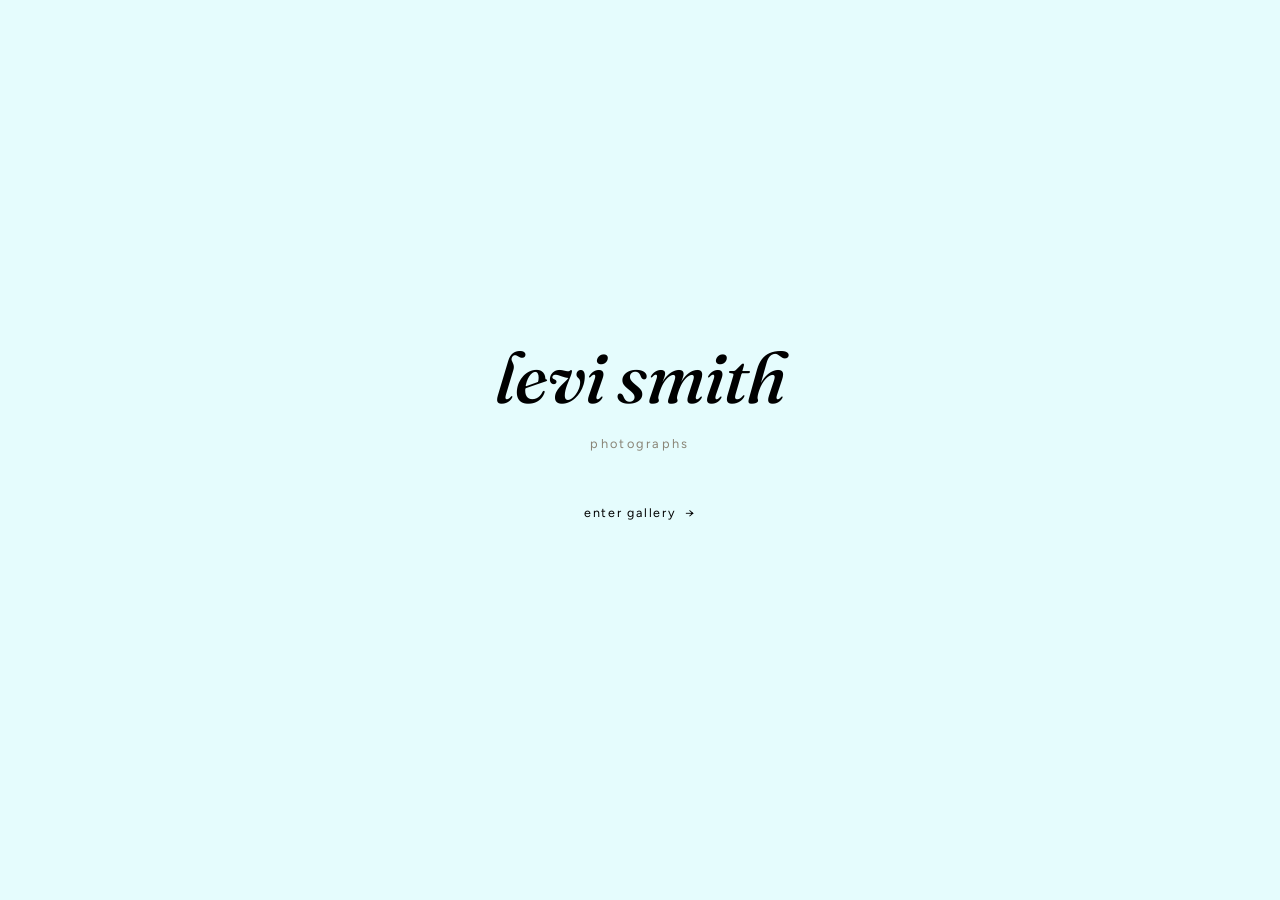
<file: index.html>
<!DOCTYPE html>
<html lang="en">
<head>
  <meta charset="utf-8">
  <meta name="viewport" content="width=device-width, initial-scale=1">
  <title data-suffix="">levi smith</title>
  <link rel="stylesheet" href="assets/css/site.css">
</head>
<body data-depth="0" data-page="home">
  <span class="corner corner--tl"></span>
  <span class="corner corner--tr"></span>
  <span class="corner corner--bl"></span>
  <span class="corner corner--br"></span>

  <main class="home">
    <h1 class="name" data-field="name">levi smith</h1>
    <p class="tagline" data-field="tagline">photographs</p>
    <a class="enter" href="photos/">
      <span data-field="enterLabel">enter gallery</span>
      <span class="enter-arrow" aria-hidden="true">&#8594;</span>
    </a>
    <nav class="site-nav" id="site-nav" hidden></nav>
  </main>

  <script src="assets/js/fonts.js"></script>
  <script src="assets/js/site.js"></script>
</body>
</html>
</file>
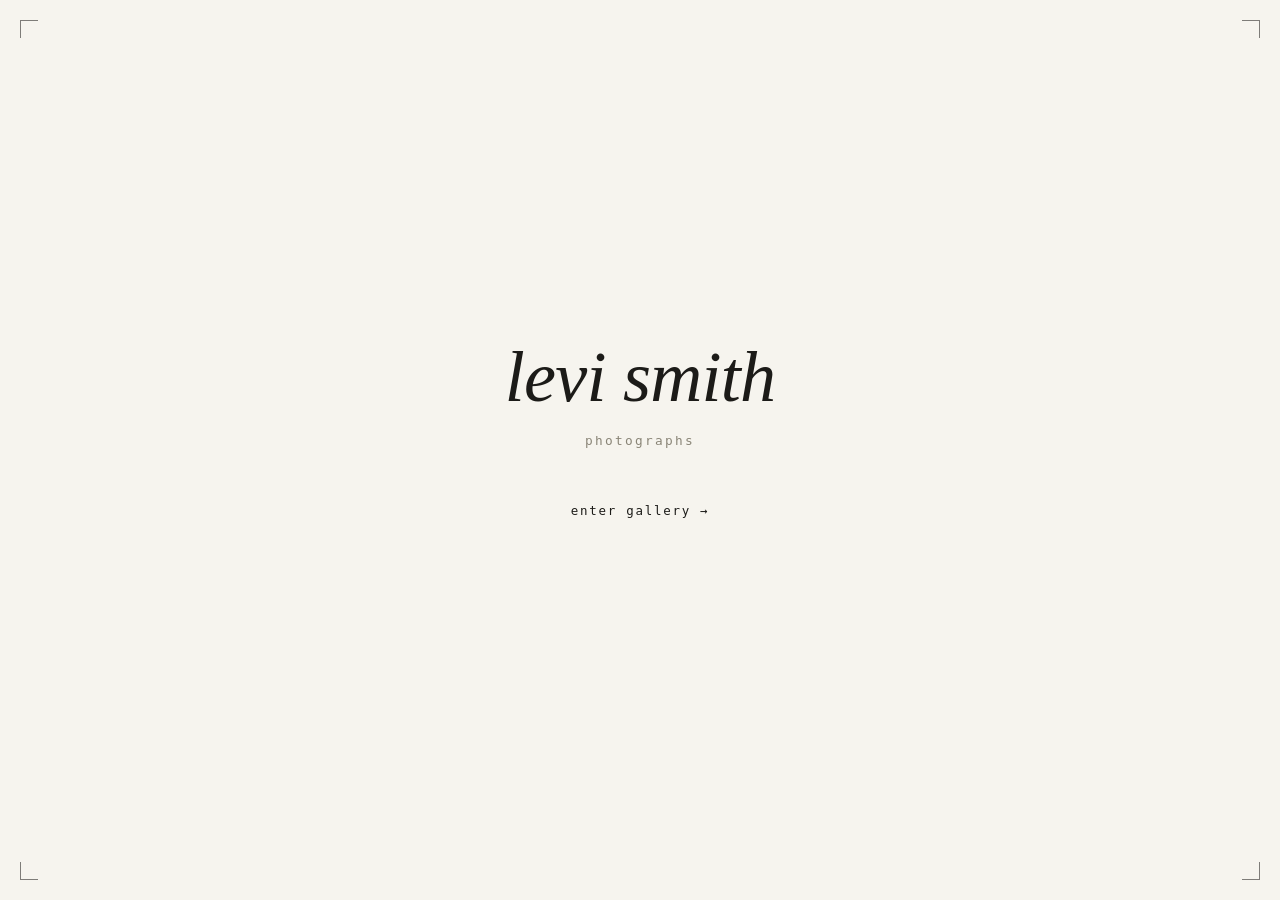
<file: about/index.html>
<!DOCTYPE html>
<html lang="en">
<head>
  <meta charset="utf-8">
  <meta name="viewport" content="width=device-width, initial-scale=1">
  <title data-suffix="about">about</title>
  <link rel="stylesheet" href="../assets/css/site.css">
</head>
<!-- hidden until site.js confirms this page is enabled in config.json,
     so a disabled page never flashes before redirecting home -->
<body data-depth="1" data-page="about" hidden>
  <span class="corner corner--tl"></span>
  <span class="corner corner--tr"></span>
  <span class="corner corner--bl"></span>
  <span class="corner corner--br"></span>

  <main class="text-page">
    <a href="../" class="home-link"><span aria-hidden="true">&#8592;</span> <span data-field="homeLabel">home</span></a>

    <h1 class="p-title" id="page-title">about</h1>
    <div class="p-body" id="page-body"></div>

    <nav class="site-nav" id="site-nav" hidden></nav>
  </main>

  <script src="../assets/js/fonts.js"></script>
  <script src="../assets/js/site.js"></script>
</body>
</html>
</file>
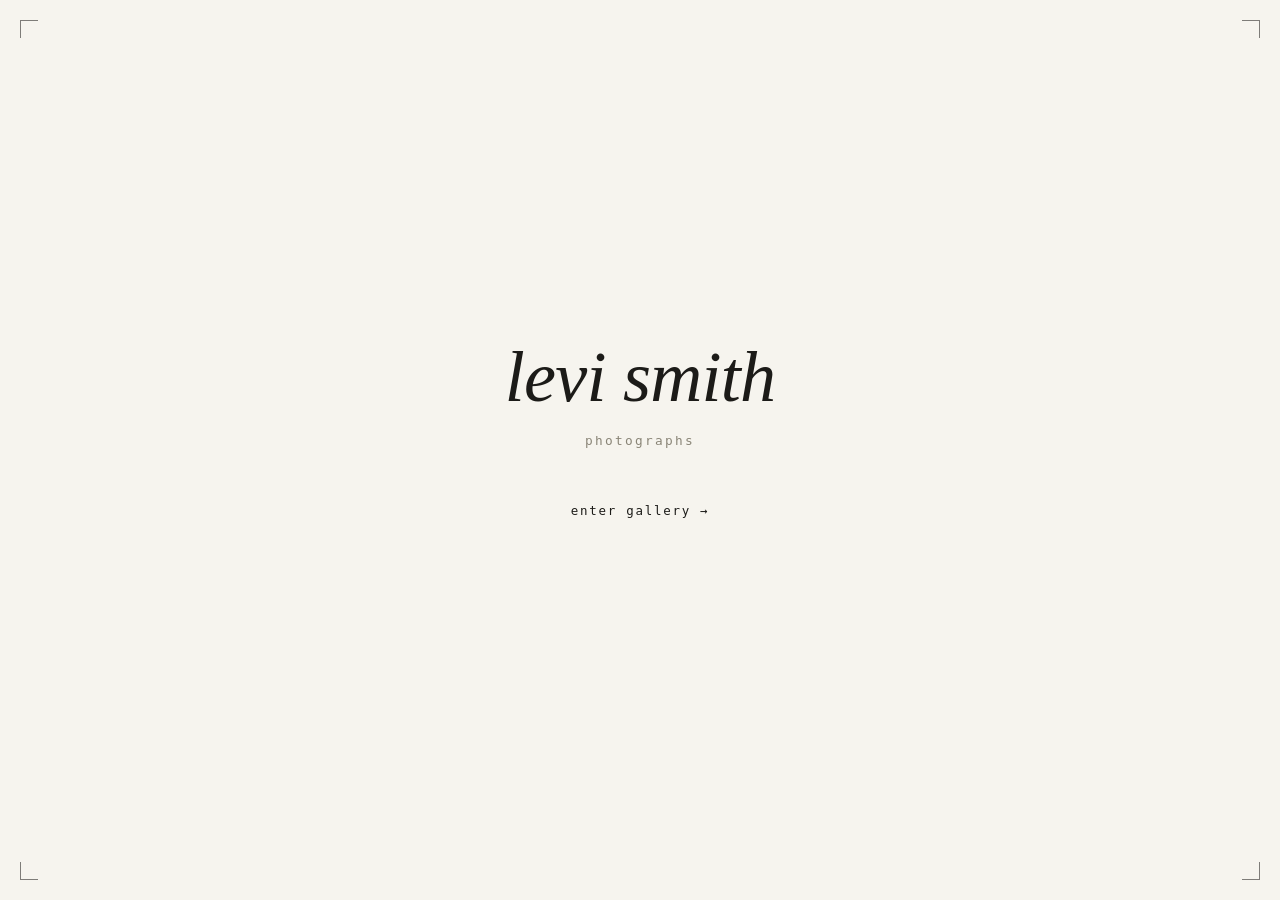
<file: contact/index.html>
<!DOCTYPE html>
<html lang="en">
<head>
  <meta charset="utf-8">
  <meta name="viewport" content="width=device-width, initial-scale=1">
  <title data-suffix="contact">contact</title>
  <link rel="stylesheet" href="../assets/css/site.css">
</head>
<!-- hidden until site.js confirms this page is enabled in config.json,
     so a disabled page never flashes before redirecting home -->
<body data-depth="1" data-page="contact" hidden>
  <span class="corner corner--tl"></span>
  <span class="corner corner--tr"></span>
  <span class="corner corner--bl"></span>
  <span class="corner corner--br"></span>

  <main class="text-page">
    <a href="../" class="home-link"><span aria-hidden="true">&#8592;</span> <span data-field="homeLabel">home</span></a>

    <h1 class="p-title" id="page-title">contact</h1>
    <div class="p-body" id="page-body"></div>

    <nav class="site-nav" id="site-nav" hidden></nav>
  </main>

  <script src="../assets/js/fonts.js"></script>
  <script src="../assets/js/site.js"></script>
</body>
</html>
</file>
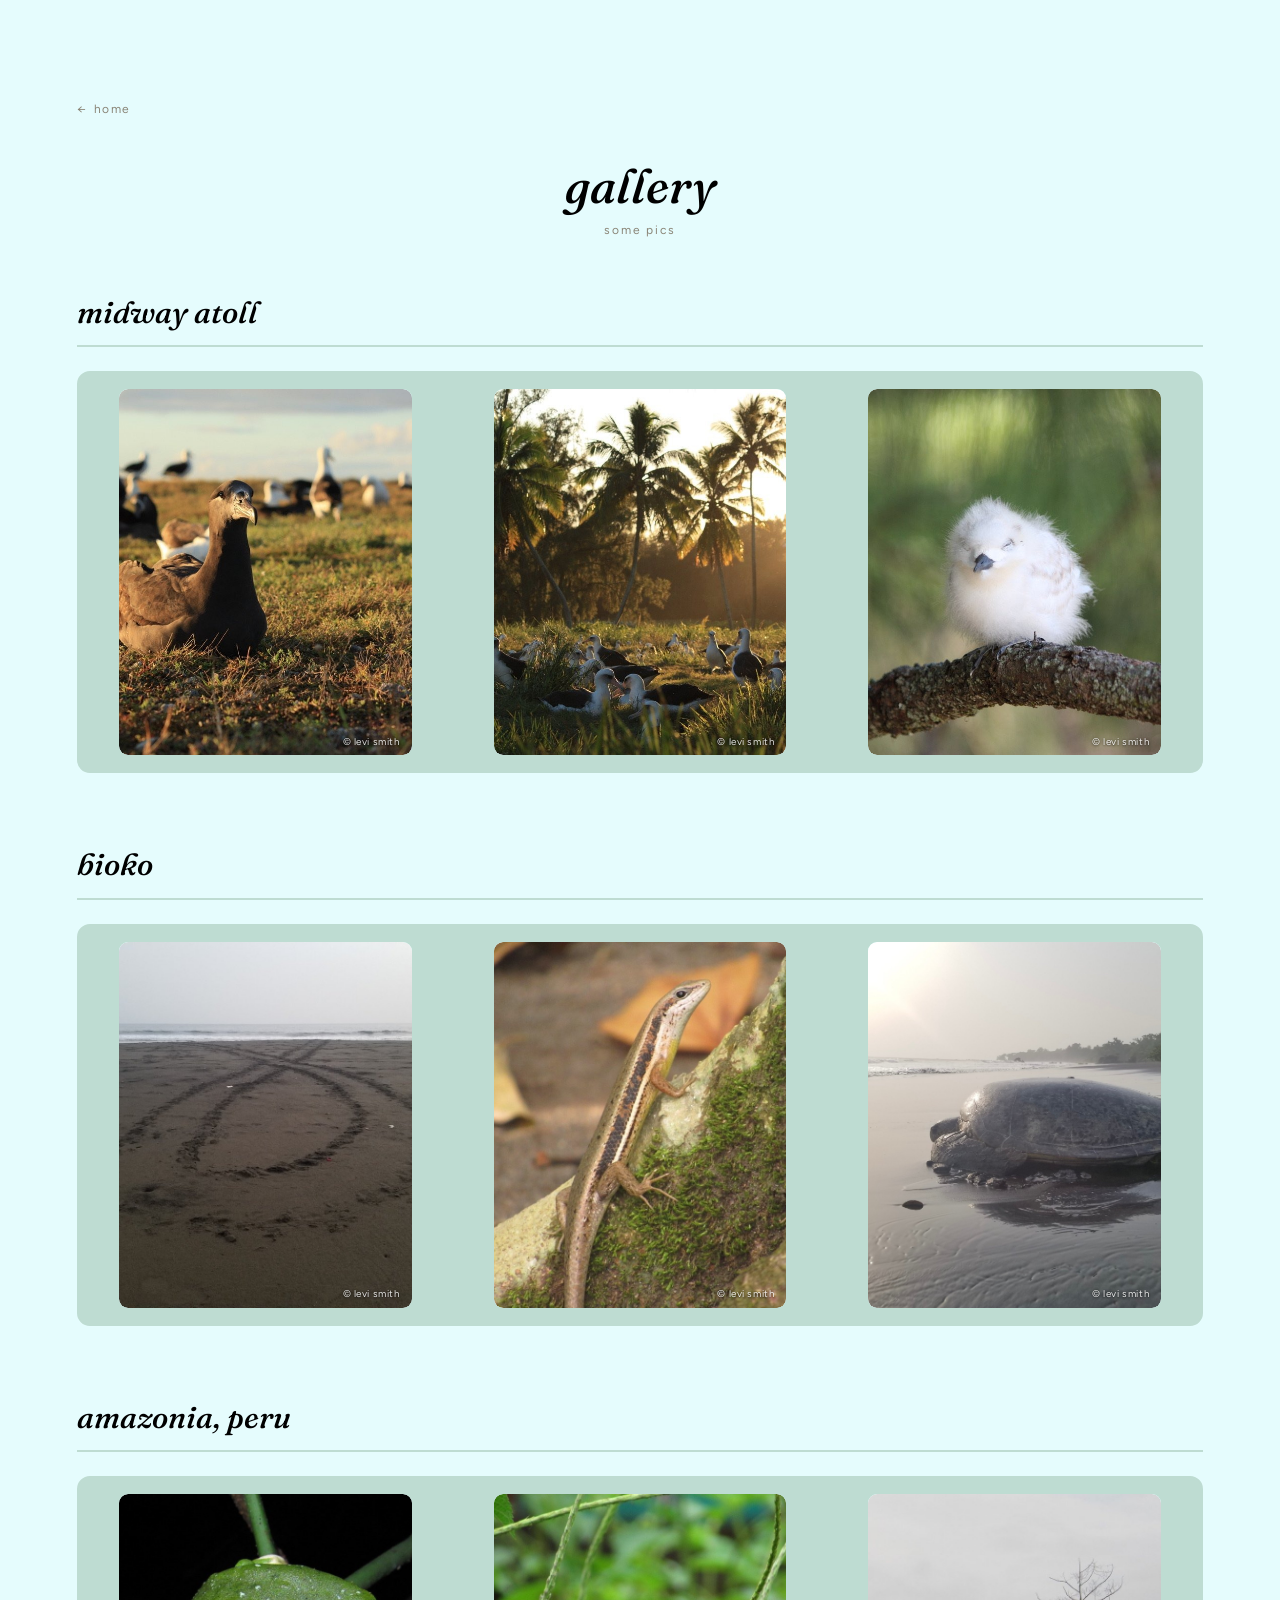
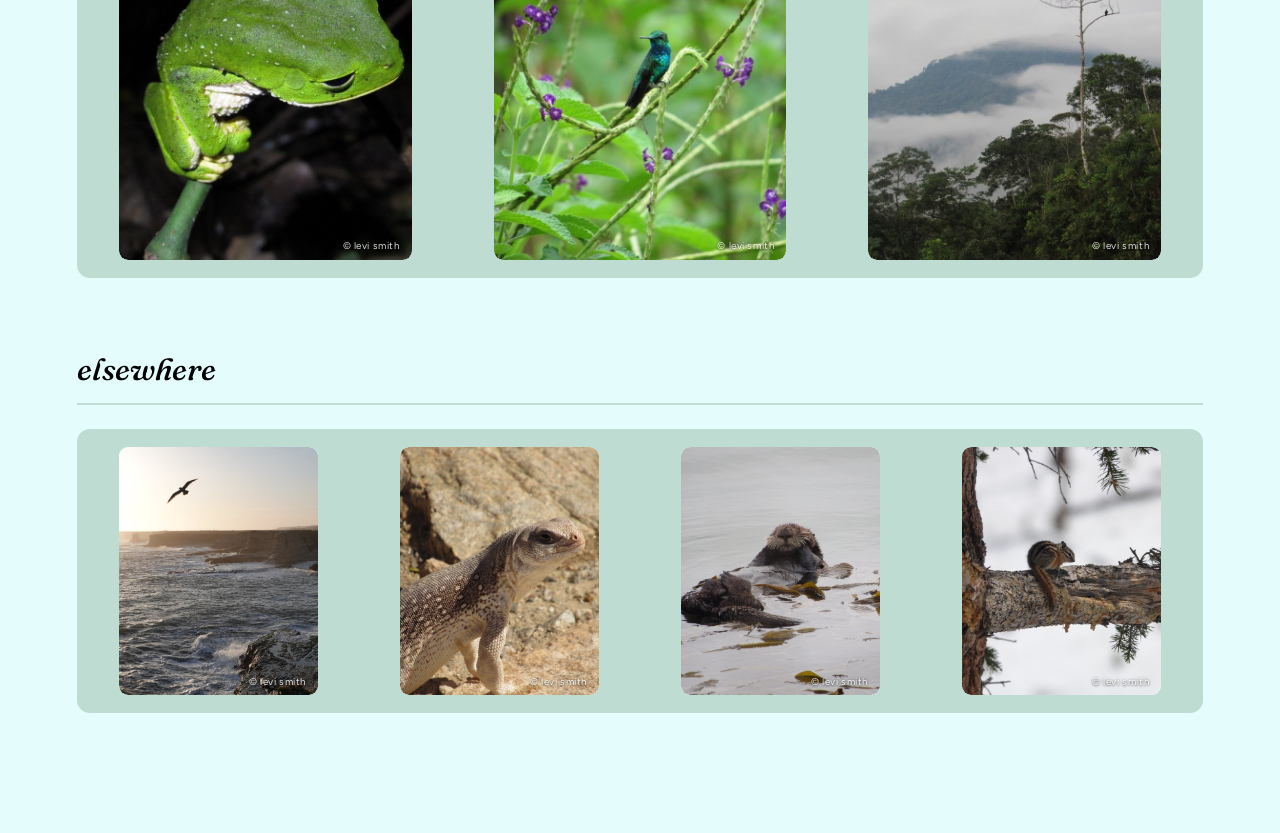
<file: photos/index.html>
<!DOCTYPE html>
<html lang="en">
<head>
  <meta charset="utf-8">
  <meta name="viewport" content="width=device-width, initial-scale=1">
  <title data-suffix="gallery">gallery</title>
  <link rel="stylesheet" href="../assets/css/site.css">
</head>
<body data-depth="1" data-page="gallery">
  <span class="corner corner--tl"></span>
  <span class="corner corner--tr"></span>
  <span class="corner corner--bl"></span>
  <span class="corner corner--br"></span>

  <main class="gallery-page">
    <a href="../" class="home-link"><span aria-hidden="true">&#8592;</span> <span data-field="homeLabel">home</span></a>

    <header class="gallery-header">
      <h1 class="g-title" data-field="galleryTitle">gallery</h1>
      <p class="g-note" data-field="galleryNote">a collection of frames</p>
    </header>

    <div id="gallery"></div>

    <nav class="site-nav" id="site-nav" hidden></nav>
  </main>

  <div class="lightbox" id="lightbox" role="dialog" aria-modal="true" aria-label="photo viewer">
    <p class="lightbox-counter" id="lightbox-counter" aria-live="polite"></p>
    <button class="lightbox-close" id="lightbox-close">close</button>
    <button class="lightbox-nav lightbox-prev" id="lightbox-prev" aria-label="previous photo">&#8592;</button>
    <figure class="lightbox-stage">
      <img id="lightbox-img" alt="">
      <span class="copyright" id="lightbox-copyright" aria-hidden="true"></span>
    </figure>
    <button class="lightbox-nav lightbox-next" id="lightbox-next" aria-label="next photo">&#8594;</button>
    <p class="lightbox-caption" id="lightbox-caption"></p>
  </div>

  <script src="../assets/js/fonts.js"></script>
  <script src="../assets/js/site.js"></script>
</body>
</html>
</file>
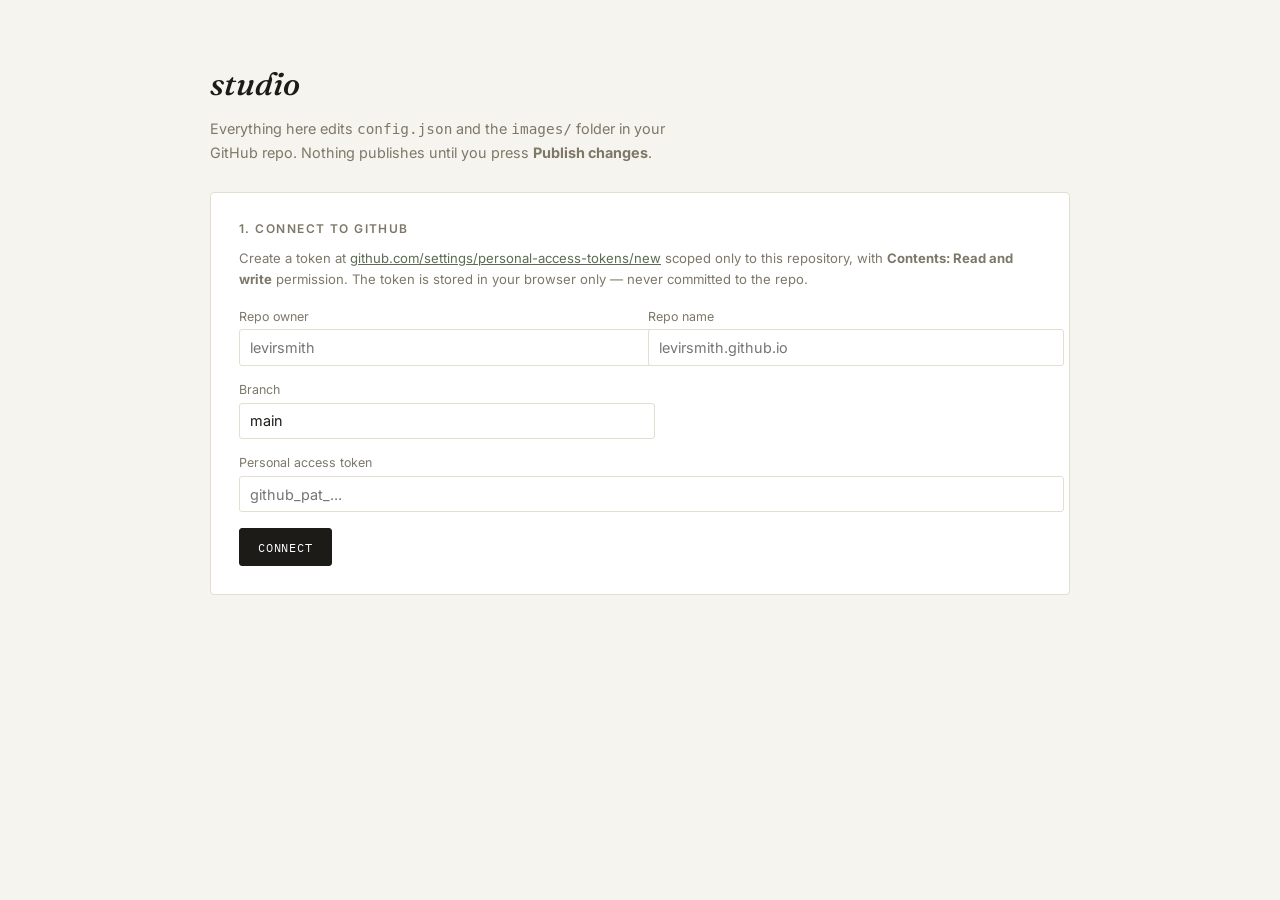
<file: studio/index.html>
<!DOCTYPE html>
<html lang="en">
<head>
<meta charset="utf-8">
<meta name="viewport" content="width=device-width, initial-scale=1">
<meta name="robots" content="noindex, nofollow">
<title>studio</title>
<link href="https://fonts.googleapis.com/css2?family=Fraunces:ital,wght@0,400;0,500;1,500&family=Inter:wght@400;500;600&family=IBM+Plex+Mono:wght@400;500&display=swap" rel="stylesheet">
<link rel="stylesheet" href="studio.css">
</head>
<body>

<div class="admin">
  <header class="admin-head">
    <h1>studio</h1>
    <p>Everything here edits <code>config.json</code> and the <code>images/</code> folder in your GitHub repo. Nothing publishes until you press <strong>Publish changes</strong>.</p>
  </header>

  <!-- CONNECTION -->
  <section class="panel" id="panel-connect">
    <h2>1. Connect to GitHub</h2>
    <p class="hint">
      Create a token at
      <a href="https://github.com/settings/personal-access-tokens/new" target="_blank" rel="noopener">github.com/settings/personal-access-tokens/new</a>
      scoped only to this repository, with <strong>Contents: Read and write</strong> permission. The token is stored in your browser only — never committed to the repo.
    </p>
    <div class="row">
      <label>Repo owner
        <input id="f-owner" type="text" placeholder="levirsmith">
      </label>
      <label>Repo name
        <input id="f-repo" type="text" placeholder="levirsmith.github.io">
      </label>
      <label>Branch
        <input id="f-branch" type="text" placeholder="main" value="main">
      </label>
    </div>
    <label class="full">Personal access token
      <input id="f-token" type="password" placeholder="github_pat_...">
    </label>
    <div class="actions">
      <button id="btn-connect" class="btn btn-primary">Connect</button>
      <button id="btn-disconnect" class="btn btn-ghost" hidden>Forget token</button>
      <span id="connect-status" class="status"></span>
    </div>
  </section>

  <div id="editor" hidden>

    <!-- LIVE PREVIEW -->
    <section class="panel">
      <h2>Preview</h2>
      <p class="hint">Updates as you change colors, fonts and shape below. A quick read on how the combination feels — not a pixel-perfect copy of the site.</p>
      <div class="preview" id="preview">
        <div class="preview-name" id="pv-name">levi smith</div>
        <div class="preview-tagline" id="pv-tagline">photographs</div>
        <div class="preview-grid">
          <div class="preview-frame"><span class="preview-cap">caption</span></div>
          <div class="preview-frame"></div>
          <div class="preview-frame"></div>
        </div>
      </div>
    </section>

    <!-- TEXT -->
    <section class="panel">
      <h2>2. Site text</h2>
      <div class="row">
        <label>Name
          <input id="f-name" type="text">
        </label>
        <label>Tagline (under name)
          <input id="f-tagline" type="text">
        </label>
      </div>
      <div class="row">
        <label>Gallery title
          <input id="f-galleryTitle" type="text">
        </label>
        <label>Gallery note
          <input id="f-galleryNote" type="text">
        </label>
      </div>
      <div class="row">
        <label>"Enter gallery" link text
          <input id="f-enterLabel" type="text">
        </label>
        <label>"Home" link text
          <input id="f-homeLabel" type="text">
        </label>
      </div>
      <div class="row">
        <label>Copyright notice <span class="unit">bottom-right of each photo; blank uses your name</span>
          <input id="f-copyright" type="text" placeholder="© levi smith">
        </label>
        <label class="check"><input id="f-show-copyright" type="checkbox"> Show the notice on the site</label>
      </div>
      <div class="row">
        <label class="check"><input id="f-stamp-copyright" type="checkbox"> Stamp the notice into new uploads</label>
        <p class="hint hint-inline">Stamped photos keep the notice when saved or copied. The stamp is part of the image, so changing the text later won't update photos already uploaded.</p>
      </div>
    </section>

    <!-- COLORS -->
    <section class="panel">
      <h2>3. Colors</h2>
      <div class="row row-colors">
        <label>Background <input id="c-background" type="color"></label>
        <label>Text <input id="c-text" type="color"></label>
        <label>Muted <input id="c-muted" type="color"></label>
        <label>Accent <input id="c-accent" type="color"></label>
        <label>Border <input id="c-border" type="color"></label>
      </div>
    </section>

    <!-- FONTS -->
    <section class="panel">
      <h2>4. Fonts</h2>
      <p class="hint">Any of the 60+ most popular Google Fonts, for each group of text. Weight options change to match what each family actually ships; italic is disabled for families with no true italic.</p>

      <h3 class="sub">Display — your name and page headings</h3>
      <div class="row row-font">
        <label>Family <select id="f-font-display"></select></label>
        <label>Weight <select id="f-weight-display"></select></label>
        <label class="check"><input id="f-italic-display" type="checkbox"> Italic</label>
      </div>

      <h3 class="sub">Body — paragraphs on About and Contact</h3>
      <div class="row row-font">
        <label>Family <select id="f-font-body"></select></label>
        <label>Weight <select id="f-weight-body"></select></label>
        <label class="check"><input id="f-italic-body" type="checkbox"> Italic</label>
      </div>

      <h3 class="sub">Caption — labels, captions, small links</h3>
      <div class="row row-font">
        <label>Family <select id="f-font-mono"></select></label>
        <label>Weight <select id="f-weight-mono"></select></label>
        <label class="check"><input id="f-italic-mono" type="checkbox"> Italic</label>
      </div>
    </section>

    <!-- TYPOGRAPHY -->
    <section class="panel">
      <h2>5. Typography</h2>
      <div class="row">
        <label>Label &amp; caption case
          <select id="f-label-case">
            <option value="none">as typed (e.g. lowercase)</option>
            <option value="uppercase">UPPERCASE</option>
            <option value="capitalize">Capitalize Each Word</option>
            <option value="lowercase">all lowercase</option>
          </select>
        </label>
        <label>Photo date format
          <select id="f-date-format">
            <option value="monthYear">march 2024</option>
            <option value="year">2024</option>
            <option value="full">march 15, 2024</option>
            <option value="numeric">2024-03-15</option>
          </select>
        </label>
      </div>
      <div class="row row-3">
        <label>Name size <span class="unit">rem</span>
          <input id="f-size-name" type="number" step="0.1" min="1" max="12">
        </label>
        <label>Tagline size <span class="unit">rem</span>
          <input id="f-size-tagline" type="number" step="0.05" min="0.4" max="3">
        </label>
        <label>Gallery title size <span class="unit">rem</span>
          <input id="f-size-gtitle" type="number" step="0.1" min="1" max="8">
        </label>
      </div>
      <div class="row row-3">
        <label>Label size <span class="unit">rem</span>
          <input id="f-size-label" type="number" step="0.05" min="0.4" max="2">
        </label>
        <label>Caption size <span class="unit">rem</span>
          <input id="f-size-caption" type="number" step="0.02" min="0.4" max="2">
        </label>
        <label>Body text size <span class="unit">rem</span>
          <input id="f-size-body" type="number" step="0.05" min="0.7" max="2">
        </label>
      </div>
      <div class="row">
        <label>Label letter spacing <span class="unit">em</span>
          <input id="f-ls-label" type="number" step="0.01" min="-0.1" max="0.6">
        </label>
        <label>Heading letter spacing <span class="unit">em</span>
          <input id="f-ls-heading" type="number" step="0.005" min="-0.1" max="0.3">
        </label>
      </div>
    </section>

    <!-- LAYOUT -->
    <section class="panel">
      <h2>6. Layout</h2>
      <div class="row row-3">
        <label>Min column width <span class="unit">px</span>
          <input id="f-grid-min" type="number" step="10" min="120" max="800">
        </label>
        <label>Gap between photos <span class="unit">px</span>
          <input id="f-grid-gap" type="number" step="1" min="0" max="60">
        </label>
        <label>Photo shape
          <select id="f-aspect">
            <option value="4 / 5">portrait (4:5)</option>
            <option value="1 / 1">square (1:1)</option>
            <option value="3 / 2">landscape (3:2)</option>
            <option value="16 / 9">wide (16:9)</option>
            <option value="2 / 3">tall (2:3)</option>
            <option value="auto">original proportions</option>
          </select>
        </label>
      </div>
      <div class="row row-3">
        <label>Max page width <span class="unit">px, 0 = full</span>
          <input id="f-max-width" type="number" step="20" min="0" max="2400">
        </label>
        <label>Top padding <span class="unit">rem</span>
          <input id="f-pad-top" type="number" step="0.5" min="0" max="20">
        </label>
        <label>Side padding <span class="unit">vw</span>
          <input id="f-pad-side" type="number" step="0.5" min="0" max="30">
        </label>
      </div>
    </section>

    <!-- STYLE -->
    <section class="panel">
      <h2>7. Shape &amp; motion</h2>
      <div class="row row-3">
        <label>Grid corner radius <span class="unit">px</span>
          <input id="f-radius-grid" type="number" step="1" min="0" max="60">
        </label>
        <label>Frame corner radius <span class="unit">px</span>
          <input id="f-radius-frame" type="number" step="1" min="0" max="60">
        </label>
        <label>Image corner radius <span class="unit">px</span>
          <input id="f-radius-image" type="number" step="1" min="0" max="60">
        </label>
      </div>
      <div class="row row-3">
        <label>Border width <span class="unit">px</span>
          <input id="f-border-width" type="number" step="1" min="0" max="10">
        </label>
        <label>Hover zoom <span class="unit">1 = none</span>
          <input id="f-hover-zoom" type="number" step="0.01" min="1" max="1.5">
        </label>
        <label>Transition speed <span class="unit">seconds</span>
          <input id="f-transition" type="number" step="0.05" min="0" max="3">
        </label>
      </div>
      <div class="row row-3">
        <label>Caption display
          <select id="f-caption-mode">
            <option value="hover">on hover, over photo</option>
            <option value="always">always, over photo</option>
            <option value="below">always, below photo</option>
          </select>
        </label>
        <label>Corner tick size <span class="unit">px</span>
          <input id="f-corner-size" type="number" step="1" min="4" max="60">
        </label>
        <label class="check"><input id="f-show-corners" type="checkbox"> Show corner ticks</label>
      </div>
      <div class="row">
        <label class="check"><input id="f-show-numbers" type="checkbox"> Show photo numbers</label>
        <label class="check"><input id="f-lightbox" type="checkbox"> Click photo to enlarge</label>
      </div>
    </section>

    <!-- PAGES -->
    <section class="panel">
      <h2>8. About &amp; Contact pages</h2>
      <p class="hint">These pages stay hidden until you switch them on. When enabled, a link appears on every page.</p>

      <h3 class="sub">About</h3>
      <div class="row">
        <label class="check"><input id="f-about-enabled" type="checkbox"> Enable the About page</label>
        <label>Nav link text
          <input id="f-about-navLabel" type="text" placeholder="about">
        </label>
      </div>
      <div class="row">
        <label>Page heading
          <input id="f-about-title" type="text" placeholder="about">
        </label>
        <label>Portrait image <span class="unit">optional, a filename from images/</span>
          <input id="f-about-portrait" type="text" placeholder="dsc00088.jpg">
        </label>
      </div>
      <label class="full">Text <span class="unit">leave a blank line between paragraphs</span>
        <textarea id="f-about-body" rows="7"></textarea>
      </label>

      <h3 class="sub">Contact</h3>
      <div class="row">
        <label class="check"><input id="f-contact-enabled" type="checkbox"> Enable the Contact page</label>
        <label>Nav link text
          <input id="f-contact-navLabel" type="text" placeholder="contact">
        </label>
      </div>
      <div class="row">
        <label>Page heading
          <input id="f-contact-title" type="text" placeholder="contact">
        </label>
        <label>Email address
          <input id="f-contact-email" type="text" placeholder="you@example.com">
        </label>
      </div>
      <label class="full">Intro text
        <textarea id="f-contact-intro" rows="4"></textarea>
      </label>
      <h3 class="sub">Links</h3>
      <ul id="link-list" class="mini-list"></ul>
      <button id="btn-add-link" class="btn btn-ghost btn-small" type="button">+ Add link</button>
    </section>

    <!-- COLLECTIONS -->
    <section class="panel">
      <h2>9. Collections</h2>
      <p class="hint">Group photos by place or project. Each collection becomes a titled section on the gallery page, in the order listed here. Photos you don't assign appear in an untitled section at the end. With no collections at all, the gallery stays one plain grid.</p>
      <ul id="collection-list" class="mini-list"></ul>
      <button id="btn-add-collection" class="btn btn-ghost btn-small" type="button">+ Add collection</button>
    </section>

    <!-- PHOTOS -->
    <section class="panel">
      <h2>10. Photos</h2>
      <p class="hint">Drag to reorder. New uploads are compressed automatically before publishing. Date and location are optional and appear under the caption.</p>

      <div id="dropzone" class="dropzone">
        <span>Drop photos here, or click to choose files</span>
        <input id="f-upload" type="file" accept="image/*" multiple hidden>
      </div>

      <ul id="photo-list" class="photo-list"></ul>
    </section>

    <!-- PRIVACY -->
    <section class="panel">
      <h2>11. Privacy</h2>
      <p class="hint">When on, every page, photo and file asks for the password before anything is sent. The password itself is never stored here or in the repo. It's the <code>SITE_PASSWORD</code> secret in your Cloudflare Pages settings, so change it there. This only works once the site is hosted on Cloudflare Pages; on GitHub Pages this switch does nothing.</p>
      <label class="check"><input id="f-password-lock" type="checkbox"> Require a password to view the site</label>
    </section>

    <!-- PUBLISH -->
    <section class="panel panel-publish">
      <h2>12. Publish</h2>
      <button id="btn-publish" class="btn btn-primary btn-large">Publish changes</button>
      <div id="publish-log" class="log"></div>
    </section>

  </div>
</div>

<script src="../assets/js/fonts.js"></script>
<script src="studio.js"></script>
</body>
</html>
</file>
<file: assets/css/site.css>
/* Every value the studio panel can change is a custom property here. The
   defaults below deliberately match the site as it already looks, so a config
   that omits a setting renders exactly as it did before that setting existed. */
:root {
  /* colors */
  --color-bg: #f6f4ee;
  --color-text: #1c1b18;
  --color-muted: #8a8577;
  --color-accent: #5c6b52;
  --color-border: #dcd8cb;

  /* families */
  --font-display: "Fraunces", serif;
  --font-body: "Inter", sans-serif;
  --font-mono: "IBM Plex Mono", monospace;

  /* weights + italics, per role */
  --weight-display: 500;
  --style-display: italic;
  --weight-body: 400;
  --style-body: normal;
  --weight-mono: 400;
  --style-mono: normal;

  /* type scale */
  --size-name: 4.5rem;
  --size-tagline: 0.8rem;
  --size-gtitle: 3rem;
  --size-label: 0.75rem;
  --size-caption: 0.68rem;
  --size-body: 1rem;

  /* letter spacing */
  --ls-label: 0.18em;
  --ls-heading: -0.01em;

  /* text transform for labels */
  --label-case: none;

  /* layout */
  --grid-min: 260px;
  --grid-gap: 2px;
  --frame-aspect: 4 / 5;
  --page-max: none;
  --gallery-pad-y: 6rem;
  --gallery-pad-x: 6vw;
  --home-align: center;

  /* shape + motion */
  --radius-grid: 12px;
  --radius-frame: 8px;
  --radius-image: 8px;
  --border-width: 1px;
  --hover-zoom: 1.04;
  --transition: 0.6s;
  --corner-size: 18px;
  --corner-display: block;
}

* { box-sizing: border-box; }

html, body {
  margin: 0;
  padding: 0;
  background: var(--color-bg);
  color: var(--color-text);
  font-family: var(--font-body);
  font-weight: var(--weight-body);
  font-style: var(--style-body);
  font-size: var(--size-body);
  -webkit-font-smoothing: antialiased;
}

body {
  min-height: 100vh;
  position: relative;
}

a { color: inherit; }

/* corner ticks — the recurring mark that frames every page, like a slide mount */
.corner {
  position: fixed;
  display: var(--corner-display);
  width: var(--corner-size);
  height: var(--corner-size);
  border-color: var(--color-muted);
  opacity: 0.55;
  z-index: 5;
  pointer-events: none;
}
.corner--tl { top: 20px; left: 20px; border-top: 1px solid; border-left: 1px solid; }
.corner--tr { top: 20px; right: 20px; border-top: 1px solid; border-right: 1px solid; }
.corner--bl { bottom: 20px; left: 20px; border-bottom: 1px solid; border-left: 1px solid; }
.corner--br { bottom: 20px; right: 20px; border-bottom: 1px solid; border-right: 1px solid; }

@media (max-width: 640px) {
  .corner { width: calc(var(--corner-size) * 0.66); height: calc(var(--corner-size) * 0.66); }
  .corner--tl, .corner--tr { top: 12px; }
  .corner--bl, .corner--br { bottom: 12px; }
  .corner--tl, .corner--bl { left: 12px; }
  .corner--tr, .corner--br { right: 12px; }
}

/* ---------- shared nav (about / contact, when enabled) ---------- */
.site-nav {
  display: flex;
  justify-content: center;
  gap: 1.5rem;
  margin-top: 2.5rem;
}

.site-nav a {
  font-family: var(--font-mono);
  font-weight: var(--weight-mono);
  font-style: var(--style-mono);
  font-size: var(--size-caption);
  letter-spacing: 0.12em;
  text-transform: var(--label-case);
  text-decoration: none;
  color: var(--color-muted);
  transition: color 0.25s ease;
}

.site-nav a:hover { color: var(--color-accent); }

/* ---------- home ---------- */
.home {
  min-height: 100vh;
  display: flex;
  flex-direction: column;
  align-items: var(--home-align);
  justify-content: center;
  text-align: center;
  padding: 2rem;
}

.home .name {
  font-family: var(--font-display);
  font-weight: var(--weight-display);
  font-style: var(--style-display);
  font-size: clamp(2.5rem, 7vw, var(--size-name));
  letter-spacing: var(--ls-heading);
  margin: 0;
}

.home .tagline {
  font-family: var(--font-mono);
  font-weight: var(--weight-mono);
  font-style: var(--style-mono);
  font-size: var(--size-tagline);
  letter-spacing: var(--ls-label);
  text-transform: var(--label-case);
  color: var(--color-muted);
  margin: 0.9rem 0 3rem;
}

.enter {
  position: relative;
  display: inline-flex;
  flex-direction: row;
  align-items: center;
  gap: 0.55rem;
  text-decoration: none;
  font-family: var(--font-mono);
  font-weight: var(--weight-mono);
  font-style: var(--style-mono);
  font-size: 0.78rem;
  letter-spacing: 0.14em;
  text-transform: var(--label-case);
  color: var(--color-text);
  padding: 0.4rem 0.2rem;
}

.enter .enter-arrow {
  display: inline-block;
  transition: transform 0.3s ease, color 0.3s ease;
}

.enter:hover .enter-arrow {
  transform: translateX(7px);
  color: var(--color-accent);
}

.enter:hover {
  color: var(--color-accent);
}

/* ---------- gallery ---------- */
.gallery-page {
  padding: var(--gallery-pad-y) var(--gallery-pad-x) 5rem;
  max-width: var(--page-max);
  margin: 0 auto;
}

@media (max-width: 640px) {
  .gallery-page { padding: 5rem 1.25rem 4rem; }
}

.home-link {
  display: inline-flex;
  align-items: center;
  gap: 0.4rem;
  margin-bottom: 2.5rem;
  font-family: var(--font-mono);
  font-weight: var(--weight-mono);
  font-style: var(--style-mono);
  font-size: var(--size-label);
  letter-spacing: 0.12em;
  text-transform: var(--label-case);
  text-decoration: none;
  color: var(--color-muted);
  transition: color 0.25s ease;
}

.home-link:hover { color: var(--color-accent); }

.gallery-header {
  text-align: center;
  margin-bottom: 3.5rem;
}

.gallery-header .g-title {
  font-family: var(--font-display);
  font-style: var(--style-display);
  font-weight: var(--weight-display);
  font-size: clamp(2rem, 5vw, var(--size-gtitle));
  margin: 0 0 0.5rem;
}

.gallery-header .g-note {
  font-family: var(--font-mono);
  font-weight: var(--weight-mono);
  font-style: var(--style-mono);
  font-size: var(--size-label);
  letter-spacing: 0.16em;
  text-transform: var(--label-case);
  color: var(--color-muted);
  margin: 0;
}

/* ---------- collections ---------- */
.collection {
  margin-bottom: 4.5rem;
}

.collection:last-child { margin-bottom: 0; }

.collection-head {
  margin-bottom: 1.5rem;
  padding-bottom: 0.9rem;
  border-bottom: var(--border-width) solid var(--color-border);
}

.collection-head .c-title {
  font-family: var(--font-display);
  font-style: var(--style-display);
  font-weight: var(--weight-display);
  font-size: clamp(1.3rem, 3vw, 1.9rem);
  margin: 0;
}

.collection-head .c-desc {
  font-family: var(--font-mono);
  font-weight: var(--weight-mono);
  font-size: var(--size-caption);
  letter-spacing: 0.08em;
  text-transform: var(--label-case);
  color: var(--color-muted);
  margin: 0.45rem 0 0;
  line-height: 1.6;
}

.grid {
  display: grid;
  grid-template-columns: repeat(auto-fit, minmax(var(--grid-min), 1fr));
  gap: var(--grid-gap);
  background: var(--color-border);
  border: var(--border-width) solid var(--color-border);
  border-radius: var(--radius-grid);
  overflow: hidden;
}

.frame {
  position: relative;
  background: var(--color-bg);
  overflow: hidden;
  cursor: zoom-in;
  border-radius: var(--radius-frame);
}

.frame .frame-img-wrap {
  aspect-ratio: var(--frame-aspect);
  overflow: hidden;
  border-radius: var(--radius-image);
}

.frame img {
  width: 100%;
  height: 100%;
  object-fit: cover;
  display: block;
  transition: transform var(--transition) ease;
}

.frame:hover img {
  transform: scale(var(--hover-zoom));
}

.frame .label {
  position: absolute;
  left: 0;
  right: 0;
  bottom: 0;
  display: flex;
  justify-content: space-between;
  align-items: baseline;
  gap: 0.5rem;
  padding: 0.6rem 0.75rem;
  background: linear-gradient(to top, rgba(0,0,0,0.55), rgba(0,0,0,0));
  color: #f6f4ee;
  font-family: var(--font-mono);
  font-weight: var(--weight-mono);
  font-style: var(--style-mono);
  font-size: var(--size-caption);
  letter-spacing: 0.06em;
  transform: translateY(100%);
  transition: transform 0.3s ease;
}

.frame:hover .label { transform: translateY(0); }

.frame .label .n { opacity: 0.65; flex-shrink: 0; }

.frame .label .cap { display: block; }

.frame .label .meta {
  display: block;
  margin-top: 0.2rem;
  opacity: 0.7;
  font-size: 0.92em;
  letter-spacing: 0.04em;
}

/* copyright notice — white with a soft shadow so it reads on light and dark photos */
.copyright {
  font-family: var(--font-mono);
  font-weight: var(--weight-mono);
  font-size: calc(var(--size-caption) * 0.9);
  letter-spacing: 0.06em;
  line-height: 1;
  color: #fff;
  opacity: 0.85;
  text-shadow: 0 0 3px rgba(0, 0, 0, 0.55), 0 1px 2px rgba(0, 0, 0, 0.45);
  white-space: nowrap;
  pointer-events: none;
  user-select: none;
}

/* Anchored to the caption bar's top edge: at the photo's bottom-right while the
   bar is hidden, lifted above it while it shows. */
.frame .label .copyright {
  position: absolute;
  right: 0.75rem;
  bottom: 100%;
  margin-bottom: 0.55rem;
}

/* the photo's own stamped notice is visible in this tile, so don't add a second */
.frame.stamp-visible .label .copyright { display: none; }

/* no drag-to-desktop, no text-selection highlight, no iOS long-press save sheet */
.frame img,
.lightbox-stage img {
  -webkit-user-drag: none;
  user-select: none;
  -webkit-user-select: none;
  -webkit-touch-callout: none;
}

/* caption always visible */
[data-caption-mode="always"] .frame .label { transform: translateY(0); }

/* caption below the image, in the page's own colors rather than overlaid */
[data-caption-mode="below"] .frame .label {
  /* relative, not static, so the copyright still anchors to this bar — which
     here sits directly under the photo's bottom edge */
  position: relative;
  transform: none;
  background: none;
  color: var(--color-text);
  padding: 0.6rem 0.2rem 0.7rem;
}
[data-caption-mode="below"] .frame .label .meta { color: var(--color-muted); opacity: 1; }
[data-caption-mode="below"] .frame { background: var(--color-bg); }

/* photo numbers off */
[data-show-numbers="false"] .frame .label .n { display: none; }

/* ---------- about / contact ---------- */
.text-page {
  padding: var(--gallery-pad-y) var(--gallery-pad-x) 5rem;
  max-width: 68ch;
  margin: 0 auto;
}

@media (max-width: 640px) {
  .text-page { padding: 5rem 1.25rem 4rem; }
}

.text-page .p-title {
  font-family: var(--font-display);
  font-style: var(--style-display);
  font-weight: var(--weight-display);
  font-size: clamp(2rem, 5vw, var(--size-gtitle));
  margin: 0 0 2rem;
}

.text-page .p-body p {
  line-height: 1.8;
  margin: 0 0 1.3rem;
}

.text-page .portrait {
  width: 100%;
  max-width: 320px;
  border-radius: var(--radius-image);
  margin: 0 0 2rem;
  display: block;
}

.contact-email {
  display: inline-block;
  font-family: var(--font-mono);
  font-weight: var(--weight-mono);
  font-size: 0.95rem;
  letter-spacing: 0.04em;
  color: var(--color-accent);
  margin-bottom: 2rem;
}

.contact-links {
  list-style: none;
  padding: 0;
  margin: 0;
  display: flex;
  flex-direction: column;
  gap: 0.75rem;
}

.contact-links a {
  font-family: var(--font-mono);
  font-weight: var(--weight-mono);
  font-size: var(--size-label);
  letter-spacing: 0.1em;
  text-transform: var(--label-case);
  text-decoration: none;
  color: var(--color-muted);
  transition: color 0.25s ease;
}

.contact-links a:hover { color: var(--color-accent); }

/* ---------- lightbox ---------- */
.lightbox {
  position: fixed;
  inset: 0;
  background: rgba(15, 14, 12, 0.94);
  display: none;
  align-items: center;
  justify-content: center;
  z-index: 50;
  /* side padding leaves room for the arrows so they never sit on the photo */
  padding: 4vh max(4vw, 80px);
}

.lightbox.open { display: flex; }

html.lightbox-open { overflow: hidden; }

.lightbox-stage {
  position: relative;
  margin: 0;
  max-width: 100%;
  line-height: 0;
}

.lightbox-stage img {
  display: block;
  max-width: 100%;
  max-height: 84vh;
  object-fit: contain;
}

.lightbox-stage .copyright {
  position: absolute;
  right: 0.8rem;
  bottom: 0.75rem;
  font-size: var(--size-caption);
}

.lightbox-nav {
  position: fixed;
  top: 50%;
  transform: translateY(-50%);
  width: 46px;
  height: 46px;
  display: flex;
  align-items: center;
  justify-content: center;
  padding: 0;
  font-family: var(--font-mono);
  font-size: 1.1rem;
  color: #f6f4ee;
  background: rgba(15, 14, 12, 0.35);
  border: 1px solid rgba(246, 244, 238, 0.3);
  /* follows the photo corner setting so the controls match the frames */
  border-radius: var(--radius-frame);
  cursor: pointer;
  transition: border-color 0.2s ease, background 0.2s ease, opacity 0.2s ease;
}

/* The controls come before the photo in the markup, so without a stacking
   order the photo paints over any of them it overlaps — the left arrow on a
   phone, or the close button on a short screen. */
.lightbox-nav,
.lightbox-close,
.lightbox-counter,
.lightbox-caption { z-index: 2; }

.lightbox-nav:hover:not(:disabled) { border-color: #f6f4ee; background: rgba(15, 14, 12, 0.6); }
.lightbox-nav:disabled { opacity: 0.25; cursor: default; }
.lightbox-nav[hidden] { display: none; }
.lightbox-prev { left: max(1.5vw, 16px); }
.lightbox-next { right: max(1.5vw, 16px); }

.lightbox-counter {
  position: fixed;
  top: 24px;
  left: 28px;
  margin: 0;
  font-family: var(--font-mono);
  font-weight: var(--weight-mono);
  font-size: var(--size-label);
  letter-spacing: 0.1em;
  text-transform: var(--label-case);
  color: #f6f4ee;
  opacity: 0.7;
}

@media (max-width: 640px) {
  .lightbox { padding: 4vh 12px; }
  /* on a phone the arrows overlap the photo's edges, so give them more contrast */
  .lightbox-nav { width: 40px; height: 40px; background: rgba(15, 14, 12, 0.55); }
  .lightbox-prev { left: 8px; }
  .lightbox-next { right: 8px; }
  .lightbox-counter { top: 18px; left: 16px; }
}

.lightbox-caption {
  position: fixed;
  bottom: 3vh;
  left: 0;
  right: 0;
  text-align: center;
  font-family: var(--font-mono);
  font-weight: var(--weight-mono);
  font-size: var(--size-label);
  letter-spacing: 0.1em;
  color: #f6f4ee;
  opacity: 0.75;
}

.lightbox-close {
  position: fixed;
  top: 24px;
  right: 28px;
  font-family: var(--font-mono);
  font-weight: var(--weight-mono);
  font-size: var(--size-label);
  letter-spacing: 0.1em;
  color: #f6f4ee;
  background: none;
  border: 1px solid rgba(246, 244, 238, 0.3);
  border-radius: var(--radius-frame);
  padding: 0.4rem 0.7rem;
  cursor: pointer;
  text-transform: var(--label-case);
}

.lightbox-close:hover { border-color: #f6f4ee; }

/* lightbox disabled — frames are no longer clickable */
[data-lightbox="off"] .frame { cursor: default; }

.empty-state {
  text-align: center;
  font-family: var(--font-mono);
  font-size: 0.8rem;
  color: var(--color-muted);
  padding: 4rem 1rem;
}
</file>
<file: studio/studio.css>
:root {
  --admin-bg: #f6f4ee;
  --admin-panel: #ffffff;
  --admin-text: #1c1b18;
  --admin-muted: #7d7869;
  --admin-border: #e2ded0;
  --admin-accent: #5c6b52;
  --admin-danger: #a8462f;
}

html, body {
  background: var(--admin-bg);
  color: var(--admin-text);
  font-family: "Inter", -apple-system, sans-serif;
}

.admin {
  max-width: 860px;
  margin: 0 auto;
  padding: 3.5rem 1.5rem 6rem;
}

.admin-head h1 {
  font-family: "Fraunces", serif;
  font-style: italic;
  font-weight: 500;
  font-size: 2rem;
  margin: 0 0 0.6rem;
}

.admin-head p {
  color: var(--admin-muted);
  font-size: 0.9rem;
  line-height: 1.6;
  max-width: 56ch;
}

.panel {
  background: var(--admin-panel);
  border: 1px solid var(--admin-border);
  border-radius: 4px;
  padding: 1.75rem;
  margin-top: 1.75rem;
}

.panel h2 {
  font-size: 0.75rem;
  letter-spacing: 0.12em;
  text-transform: uppercase;
  font-weight: 600;
  color: var(--admin-muted);
  margin: 0 0 1.2rem;
}

.sub {
  font-size: 0.78rem;
  font-weight: 600;
  color: var(--admin-text);
  margin: 1.6rem 0 0.8rem;
  padding-top: 1.2rem;
  border-top: 1px solid var(--admin-border);
}

.panel .sub:first-of-type { border-top: none; padding-top: 0; margin-top: 0.4rem; }

.hint {
  font-size: 0.82rem;
  color: var(--admin-muted);
  line-height: 1.6;
  margin: -0.5rem 0 1.2rem;
}

.hint a { color: var(--admin-accent); }

/* a hint sitting in a form row beside a control, rather than under a heading */
.hint-inline { margin: 0; font-size: 0.75rem; align-self: center; }

.row {
  display: grid;
  grid-template-columns: 1fr 1fr;
  gap: 1rem;
  margin-bottom: 1rem;
  align-items: end;
}

.row-colors { grid-template-columns: repeat(5, 1fr); }
.row-3 { grid-template-columns: repeat(3, 1fr); }
.row-font { grid-template-columns: 2fr 1.2fr 0.8fr; }

@media (max-width: 720px) {
  .row, .row-colors, .row-3, .row-font { grid-template-columns: 1fr 1fr; }
}

label {
  display: flex;
  flex-direction: column;
  gap: 0.35rem;
  font-size: 0.78rem;
  color: var(--admin-muted);
}

label.full { margin-bottom: 1rem; }

label.check {
  flex-direction: row;
  align-items: center;
  gap: 0.5rem;
  padding-bottom: 0.6rem;
}

label.check.disabled { opacity: 0.45; }

label .unit {
  font-size: 0.68rem;
  opacity: 0.7;
  font-style: italic;
}

input[type="text"],
input[type="password"],
input[type="number"],
select,
textarea {
  font-family: inherit;
  font-size: 0.9rem;
  color: var(--admin-text);
  padding: 0.55rem 0.65rem;
  border: 1px solid var(--admin-border);
  border-radius: 3px;
  background: #fff;
  width: 100%;
  min-width: 0;
}

textarea {
  resize: vertical;
  line-height: 1.6;
}

input[type="color"] {
  width: 100%;
  height: 38px;
  padding: 2px;
  border: 1px solid var(--admin-border);
  border-radius: 3px;
  background: #fff;
}

input[type="checkbox"] {
  width: auto;
  accent-color: var(--admin-accent);
}

.actions {
  display: flex;
  align-items: center;
  gap: 1rem;
  margin-top: 0.5rem;
}

.btn {
  font-family: "IBM Plex Mono", monospace;
  font-size: 0.75rem;
  letter-spacing: 0.08em;
  text-transform: uppercase;
  padding: 0.65rem 1.1rem;
  border-radius: 3px;
  border: 1px solid var(--admin-text);
  background: var(--admin-text);
  color: #fff;
  cursor: pointer;
}

.btn:hover { opacity: 0.85; }

.btn-ghost {
  background: transparent;
  color: var(--admin-muted);
  border-color: var(--admin-border);
}

.btn-large {
  padding: 0.9rem 1.6rem;
  font-size: 0.8rem;
}

.btn-small {
  padding: 0.45rem 0.8rem;
  font-size: 0.68rem;
}

.status {
  font-size: 0.82rem;
  color: var(--admin-muted);
}

.status.ok { color: var(--admin-accent); }
.status.err { color: var(--admin-danger); }

/* ---------- preview ---------- */
.preview {
  --pv-bg: #f6f4ee;
  --pv-text: #1c1b18;
  --pv-muted: #8a8577;
  --pv-border: #dcd8cb;
  --pv-font-display: "Fraunces", serif;
  --pv-font-mono: "IBM Plex Mono", monospace;
  --pv-weight-display: 500;
  --pv-style-display: italic;
  --pv-weight-mono: 400;
  --pv-style-mono: normal;
  --pv-case: none;
  --pv-radius: 8px;
  --pv-gap: 2px;
  --pv-aspect: 4 / 5;
  --pv-tracking: 0.18em;

  background: var(--pv-bg);
  color: var(--pv-text);
  border: 1px solid var(--admin-border);
  border-radius: 4px;
  padding: 2rem 1.5rem 1.5rem;
  text-align: center;
}

.preview-name {
  font-family: var(--pv-font-display);
  font-weight: var(--pv-weight-display);
  font-style: var(--pv-style-display);
  font-size: 2rem;
  line-height: 1.1;
}

.preview-tagline {
  font-family: var(--pv-font-mono);
  font-weight: var(--pv-weight-mono);
  font-style: var(--pv-style-mono);
  font-size: 0.75rem;
  letter-spacing: var(--pv-tracking);
  text-transform: var(--pv-case);
  color: var(--pv-muted);
  margin: 0.6rem 0 1.5rem;
}

.preview-grid {
  display: grid;
  grid-template-columns: repeat(3, 1fr);
  gap: var(--pv-gap);
  background: var(--pv-border);
  border: 1px solid var(--pv-border);
  border-radius: var(--pv-radius);
  overflow: hidden;
}

.preview-frame {
  aspect-ratio: var(--pv-aspect);
  background: linear-gradient(135deg, var(--pv-muted) 0%, var(--pv-border) 100%);
  border-radius: var(--pv-radius);
  position: relative;
  opacity: 0.5;
}

.preview-cap {
  position: absolute;
  left: 0;
  right: 0;
  bottom: 0;
  padding: 0.4rem 0.5rem;
  font-family: var(--pv-font-mono);
  font-weight: var(--pv-weight-mono);
  font-style: var(--pv-style-mono);
  font-size: 0.6rem;
  letter-spacing: 0.06em;
  text-transform: var(--pv-case);
  color: #fff;
  background: linear-gradient(to top, rgba(0,0,0,0.6), rgba(0,0,0,0));
  text-align: left;
}

/* ---------- mini lists (collections, links) ---------- */
.mini-list {
  list-style: none;
  margin: 0 0 1rem;
  padding: 0;
  display: flex;
  flex-direction: column;
  gap: 0.75rem;
}

.mini-item {
  border: 1px solid var(--admin-border);
  border-radius: 3px;
  padding: 0.9rem;
  background: #fff;
}

.mini-row {
  display: grid;
  grid-template-columns: 1fr 1fr;
  gap: 0.75rem;
  margin-bottom: 0.7rem;
}

@media (max-width: 620px) {
  .mini-row { grid-template-columns: 1fr; }
}

.mini-actions {
  display: flex;
  gap: 0.9rem;
  margin-top: 0.7rem;
}

.mini-empty {
  font-size: 0.82rem;
  color: var(--admin-muted);
  font-style: italic;
  padding: 0.4rem 0;
}

/* ---------- photos ---------- */
.dropzone {
  border: 1px dashed var(--admin-border);
  border-radius: 4px;
  padding: 2rem 1rem;
  text-align: center;
  font-size: 0.85rem;
  color: var(--admin-muted);
  cursor: pointer;
  margin-bottom: 1.25rem;
  transition: border-color 0.2s, color 0.2s;
}

.dropzone:hover,
.dropzone.drag {
  border-color: var(--admin-accent);
  color: var(--admin-accent);
}

.photo-list {
  list-style: none;
  margin: 0;
  padding: 0;
  display: flex;
  flex-direction: column;
  gap: 0.5rem;
}

.photo-item {
  display: flex;
  align-items: flex-start;
  gap: 0.85rem;
  border: 1px solid var(--admin-border);
  border-radius: 3px;
  padding: 0.6rem;
  background: #fff;
}

.photo-item.dragging { opacity: 0.4; }
.photo-item.new { border-color: var(--admin-accent); }

.photo-item .handle {
  color: var(--admin-muted);
  opacity: 0.5;
  font-size: 0.9rem;
  padding: 0.5rem 0.2rem;
  cursor: grab;
  flex-shrink: 0;
  user-select: none;
  touch-action: none;
}

.photo-item .handle:active { cursor: grabbing; }

.photo-item img {
  width: 60px;
  height: 60px;
  object-fit: cover;
  border-radius: 2px;
  flex-shrink: 0;
}

.photo-fields {
  flex: 1;
  min-width: 0;
  display: flex;
  flex-direction: column;
  gap: 0.5rem;
}

.photo-row {
  display: flex;
  align-items: center;
  gap: 0.6rem;
}

.photo-meta {
  display: grid;
  grid-template-columns: 1fr 1.2fr 1fr;
  gap: 0.5rem;
}

.photo-meta select,
.photo-meta input {
  font-size: 0.8rem;
  padding: 0.4rem 0.5rem;
}

@media (max-width: 620px) {
  .photo-meta { grid-template-columns: 1fr; }
  .photo-item img { width: 44px; height: 44px; }
}

.photo-item .tag {
  font-family: "IBM Plex Mono", monospace;
  font-size: 0.65rem;
  letter-spacing: 0.06em;
  text-transform: uppercase;
  color: var(--admin-accent);
  flex-shrink: 0;
}

.icon-btn {
  border: none;
  background: none;
  color: var(--admin-muted);
  cursor: pointer;
  font-size: 0.72rem;
  font-family: "IBM Plex Mono", monospace;
  text-transform: uppercase;
  letter-spacing: 0.06em;
  padding: 0.2rem 0;
  flex-shrink: 0;
}

.icon-btn:hover { color: var(--admin-text); }
.icon-btn.danger:hover { color: var(--admin-danger); }
.icon-btn:disabled { opacity: 0.3; cursor: default; }
.icon-btn:disabled:hover { color: var(--admin-muted); }

.panel-publish { text-align: center; }

.log {
  margin-top: 1.25rem;
  text-align: left;
  font-family: "IBM Plex Mono", monospace;
  font-size: 0.75rem;
  line-height: 1.7;
  color: var(--admin-muted);
  max-height: 220px;
  overflow-y: auto;
}

.log .line-ok::before { content: "✓ "; color: var(--admin-accent); }
.log .line-err::before { content: "✕ "; color: var(--admin-danger); }
</file>
